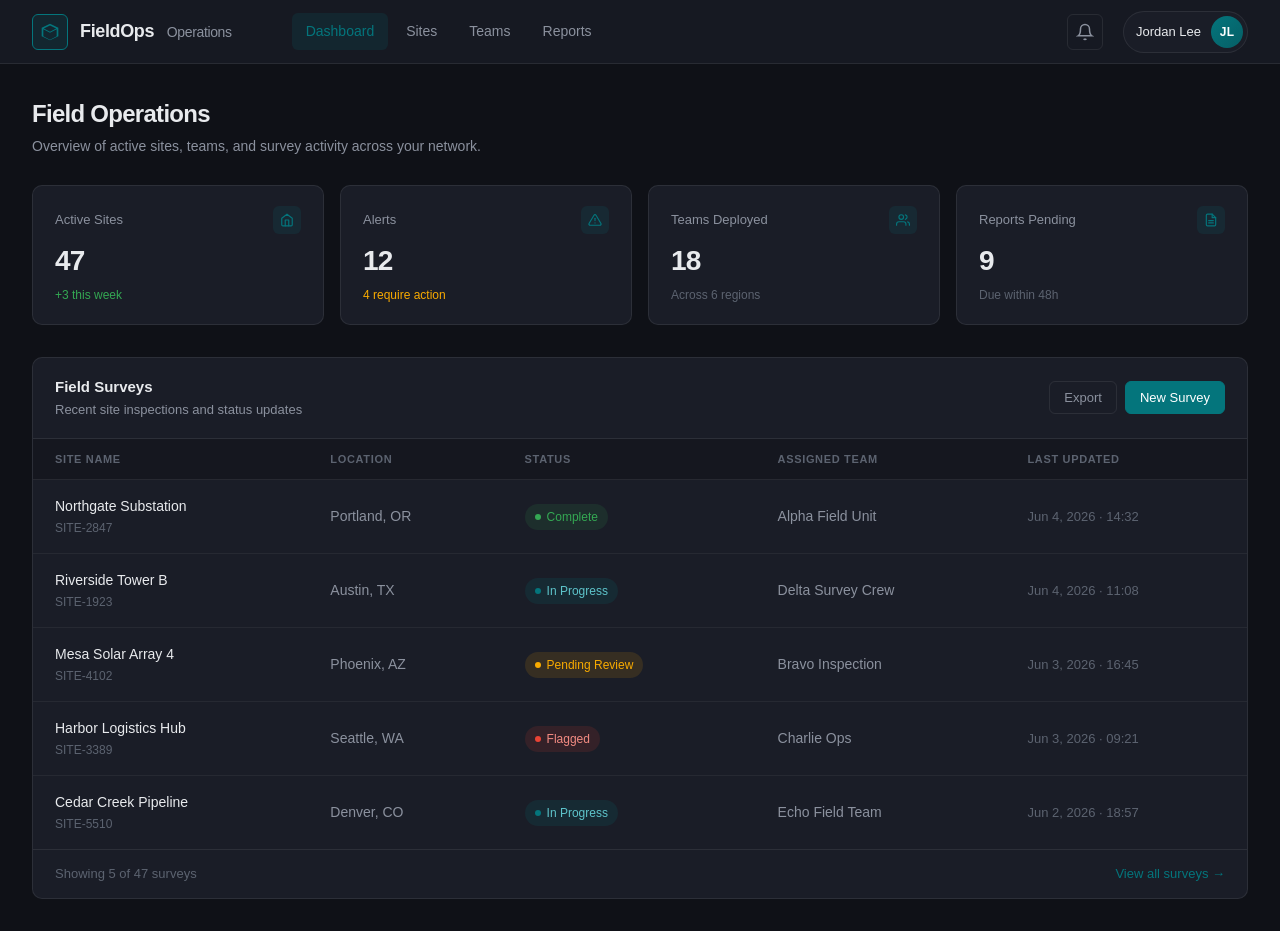
<file: index.html>
<!DOCTYPE html>
<html lang="en">
<head>
  <meta charset="UTF-8">
  <meta name="viewport" content="width=device-width, initial-scale=1.0">
  <title>FieldOps — Operations</title>
  <style>
    *, *::before, *::after {
      box-sizing: border-box;
      margin: 0;
      padding: 0;
    }

    :root {
      --bg: #0F1117;
      --bg-elevated: #161922;
      --bg-card: #1A1D27;
      --border: rgba(255, 255, 255, 0.08);
      --border-subtle: rgba(255, 255, 255, 0.05);
      --text: #E8EAED;
      --text-muted: #8B919E;
      --text-dim: #5C6370;
      --accent: #04757C;
      --accent-hover: #058a92;
      --accent-muted: rgba(4, 117, 124, 0.15);
      --accent-glow: rgba(4, 117, 124, 0.25);
      --success: #34A853;
      --warning: #F9AB00;
      --danger: #EA4335;
      --radius: 10px;
      --radius-sm: 6px;
      --font: -apple-system, BlinkMacSystemFont, "Segoe UI", Roboto, "Helvetica Neue", Arial, sans-serif;
    }

    body {
      font-family: var(--font);
      background: var(--bg);
      color: var(--text);
      line-height: 1.5;
      min-height: 100vh;
      -webkit-font-smoothing: antialiased;
    }

    /* Top navigation */
    .topnav {
      display: flex;
      align-items: center;
      justify-content: space-between;
      padding: 0 32px;
      height: 64px;
      background: var(--bg-elevated);
      border-bottom: 1px solid var(--border);
      position: sticky;
      top: 0;
      z-index: 100;
    }

    .topnav__brand {
      display: flex;
      align-items: center;
      gap: 12px;
    }

    .topnav__logo {
      width: 36px;
      height: 36px;
      background: var(--accent-muted);
      border: 1px solid var(--accent);
      border-radius: var(--radius-sm);
      display: flex;
      align-items: center;
      justify-content: center;
    }

    .topnav__logo svg {
      width: 20px;
      height: 20px;
      fill: var(--accent);
    }

    .topnav__title {
      font-size: 1.125rem;
      font-weight: 600;
      letter-spacing: -0.02em;
    }

    .topnav__title span {
      color: var(--text-muted);
      font-weight: 400;
      font-size: 0.875rem;
      margin-left: 8px;
    }

    .topnav__nav {
      display: flex;
      gap: 4px;
      margin-left: 48px;
    }

    .topnav__link {
      padding: 8px 14px;
      font-size: 0.875rem;
      color: var(--text-muted);
      text-decoration: none;
      border-radius: var(--radius-sm);
      transition: color 0.15s, background 0.15s;
    }

    .topnav__link:hover {
      color: var(--text);
      background: rgba(255, 255, 255, 0.04);
    }

    .topnav__link--active {
      color: var(--accent);
      background: var(--accent-muted);
    }

    .topnav__right {
      display: flex;
      align-items: center;
      gap: 20px;
    }

    .topnav__icon-btn {
      width: 36px;
      height: 36px;
      border: 1px solid var(--border);
      border-radius: var(--radius-sm);
      background: transparent;
      color: var(--text-muted);
      cursor: pointer;
      display: flex;
      align-items: center;
      justify-content: center;
      transition: border-color 0.15s, color 0.15s;
    }

    .topnav__icon-btn:hover {
      border-color: var(--border);
      color: var(--text);
      background: rgba(255, 255, 255, 0.03);
    }

    .topnav__user {
      display: flex;
      align-items: center;
      gap: 10px;
      padding: 4px 4px 4px 12px;
      border: 1px solid var(--border);
      border-radius: 999px;
      background: var(--bg-card);
      cursor: pointer;
      transition: border-color 0.15s;
    }

    .topnav__user:hover {
      border-color: rgba(255, 255, 255, 0.12);
    }

    .topnav__user-name {
      font-size: 0.8125rem;
      font-weight: 500;
      color: var(--text);
    }

    .topnav__avatar {
      width: 32px;
      height: 32px;
      border-radius: 50%;
      background: linear-gradient(135deg, var(--accent) 0%, #065f66 100%);
      display: flex;
      align-items: center;
      justify-content: center;
      font-size: 0.75rem;
      font-weight: 600;
      color: #fff;
      letter-spacing: 0.02em;
    }

    /* Main layout */
    .main {
      max-width: 1280px;
      margin: 0 auto;
      padding: 32px;
    }

    .page-header {
      margin-bottom: 28px;
    }

    .page-header h1 {
      font-size: 1.5rem;
      font-weight: 600;
      letter-spacing: -0.03em;
      margin-bottom: 4px;
    }

    .page-header p {
      font-size: 0.875rem;
      color: var(--text-muted);
    }

    /* Stats row */
    .stats {
      display: grid;
      grid-template-columns: repeat(4, 1fr);
      gap: 16px;
      margin-bottom: 32px;
    }

    .stat-card {
      background: var(--bg-card);
      border: 1px solid var(--border);
      border-radius: var(--radius);
      padding: 20px 22px;
      transition: border-color 0.2s, box-shadow 0.2s;
    }

    .stat-card:hover {
      border-color: rgba(4, 117, 124, 0.35);
      box-shadow: 0 0 0 1px var(--accent-glow);
    }

    .stat-card__label {
      font-size: 0.8125rem;
      color: var(--text-muted);
      font-weight: 500;
      margin-bottom: 10px;
      display: flex;
      align-items: center;
      justify-content: space-between;
    }

    .stat-card__icon {
      width: 28px;
      height: 28px;
      border-radius: var(--radius-sm);
      background: var(--accent-muted);
      display: flex;
      align-items: center;
      justify-content: center;
    }

    .stat-card__icon svg {
      width: 14px;
      height: 14px;
      stroke: var(--accent);
      fill: none;
      stroke-width: 2;
      stroke-linecap: round;
      stroke-linejoin: round;
    }

    .stat-card__value {
      font-size: 1.75rem;
      font-weight: 600;
      letter-spacing: -0.03em;
      line-height: 1.2;
    }

    .stat-card__delta {
      font-size: 0.75rem;
      margin-top: 8px;
      color: var(--text-dim);
    }

    .stat-card__delta--up {
      color: var(--success);
    }

    .stat-card__delta--warn {
      color: var(--warning);
    }

    /* Table section */
    .panel {
      background: var(--bg-card);
      border: 1px solid var(--border);
      border-radius: var(--radius);
      overflow: hidden;
    }

    .panel__header {
      display: flex;
      align-items: center;
      justify-content: space-between;
      padding: 18px 22px;
      border-bottom: 1px solid var(--border);
    }

    .panel__title {
      font-size: 0.9375rem;
      font-weight: 600;
    }

    .panel__subtitle {
      font-size: 0.8125rem;
      color: var(--text-muted);
      margin-top: 2px;
    }

    .panel__actions {
      display: flex;
      gap: 8px;
    }

    .btn {
      font-family: inherit;
      font-size: 0.8125rem;
      font-weight: 500;
      padding: 8px 14px;
      border-radius: var(--radius-sm);
      cursor: pointer;
      transition: background 0.15s, border-color 0.15s, color 0.15s;
    }

    .btn--ghost {
      background: transparent;
      border: 1px solid var(--border);
      color: var(--text-muted);
    }

    .btn--ghost:hover {
      border-color: rgba(255, 255, 255, 0.15);
      color: var(--text);
    }

    .btn--primary {
      background: var(--accent);
      border: 1px solid var(--accent);
      color: #fff;
    }

    .btn--primary:hover {
      background: var(--accent-hover);
      border-color: var(--accent-hover);
    }

    .table-wrap {
      overflow-x: auto;
    }

    table {
      width: 100%;
      border-collapse: collapse;
      font-size: 0.875rem;
    }

    thead th {
      text-align: left;
      padding: 12px 22px;
      font-size: 0.6875rem;
      font-weight: 600;
      text-transform: uppercase;
      letter-spacing: 0.06em;
      color: var(--text-dim);
      background: rgba(0, 0, 0, 0.2);
      border-bottom: 1px solid var(--border);
    }

    tbody td {
      padding: 16px 22px;
      border-bottom: 1px solid var(--border-subtle);
      color: var(--text);
      vertical-align: middle;
    }

    tbody tr:last-child td {
      border-bottom: none;
    }

    tbody tr:hover td {
      background: rgba(4, 117, 124, 0.04);
    }

    .site-name {
      font-weight: 500;
    }

    .site-id {
      font-size: 0.75rem;
      color: var(--text-dim);
      margin-top: 2px;
    }

    .location {
      color: var(--text-muted);
    }

    .badge {
      display: inline-flex;
      align-items: center;
      gap: 6px;
      padding: 4px 10px;
      border-radius: 999px;
      font-size: 0.75rem;
      font-weight: 500;
    }

    .badge::before {
      content: "";
      width: 6px;
      height: 6px;
      border-radius: 50%;
    }

    .badge--complete {
      background: rgba(52, 168, 83, 0.12);
      color: var(--success);
    }

    .badge--complete::before {
      background: var(--success);
    }

    .badge--progress {
      background: var(--accent-muted);
      color: #5ec4cb;
    }

    .badge--progress::before {
      background: var(--accent);
    }

    .badge--pending {
      background: rgba(249, 171, 0, 0.12);
      color: var(--warning);
    }

    .badge--pending::before {
      background: var(--warning);
    }

    .badge--review {
      background: rgba(234, 67, 53, 0.12);
      color: #f28b82;
    }

    .badge--review::before {
      background: var(--danger);
    }

    .team {
      color: var(--text-muted);
    }

    .updated {
      color: var(--text-dim);
      font-size: 0.8125rem;
      font-variant-numeric: tabular-nums;
    }

    .panel__footer {
      padding: 14px 22px;
      border-top: 1px solid var(--border);
      font-size: 0.8125rem;
      color: var(--text-dim);
      display: flex;
      justify-content: space-between;
      align-items: center;
    }

    .panel__footer a {
      color: var(--accent);
      text-decoration: none;
      font-weight: 500;
    }

    .panel__footer a:hover {
      text-decoration: underline;
    }

    @media (max-width: 1024px) {
      .stats {
        grid-template-columns: repeat(2, 1fr);
      }

      .topnav__nav {
        display: none;
      }
    }

    @media (max-width: 640px) {
      .topnav {
        padding: 0 16px;
      }

      .main {
        padding: 20px 16px;
      }

      .stats {
        grid-template-columns: 1fr;
      }

      .topnav__user-name {
        display: none;
      }
    }

    /* Multi-page views */
    .page {
      display: none;
    }

    .page--active {
      display: block;
    }

    .toolbar {
      display: flex;
      flex-wrap: wrap;
      gap: 12px;
      margin-bottom: 20px;
      align-items: center;
    }

    .toolbar__search {
      flex: 1;
      min-width: 200px;
      max-width: 360px;
      position: relative;
    }

    .toolbar__search svg {
      position: absolute;
      left: 12px;
      top: 50%;
      transform: translateY(-50%);
      width: 16px;
      height: 16px;
      stroke: var(--text-dim);
      fill: none;
      stroke-width: 2;
      pointer-events: none;
    }

    .input,
    .select {
      font-family: inherit;
      font-size: 0.875rem;
      color: var(--text);
      background: var(--bg-card);
      border: 1px solid var(--border);
      border-radius: var(--radius-sm);
      padding: 10px 14px;
      width: 100%;
      transition: border-color 0.15s;
    }

    .toolbar__search .input {
      padding-left: 38px;
    }

    .input:focus,
    .select:focus {
      outline: none;
      border-color: var(--accent);
      box-shadow: 0 0 0 2px var(--accent-glow);
    }

    .input::placeholder {
      color: var(--text-dim);
    }

    .toolbar__filter {
      min-width: 160px;
    }

    .toolbar__count {
      font-size: 0.8125rem;
      color: var(--text-dim);
      margin-left: auto;
    }

    .badge--active {
      background: rgba(52, 168, 83, 0.12);
      color: var(--success);
    }

    .badge--active::before {
      background: var(--success);
    }

    .badge--flagged {
      background: rgba(234, 67, 53, 0.12);
      color: #f28b82;
    }

    .badge--flagged::before {
      background: var(--danger);
    }

    .badge--maintenance {
      background: rgba(139, 145, 158, 0.15);
      color: var(--text-muted);
    }

    .badge--maintenance::before {
      background: var(--text-muted);
    }

    .risk {
      font-size: 0.8125rem;
      font-weight: 500;
    }

    .risk--low { color: var(--success); }
    .risk--medium { color: var(--warning); }
    .risk--high { color: #f28b82; }

    .type-tag {
      font-size: 0.8125rem;
      color: var(--text-muted);
    }

    .empty-row td {
      text-align: center;
      color: var(--text-dim);
      padding: 32px 22px;
    }

    /* Teams grid */
    .teams-grid {
      display: grid;
      grid-template-columns: repeat(3, 1fr);
      gap: 16px;
    }

    .team-card {
      background: var(--bg-card);
      border: 1px solid var(--border);
      border-radius: var(--radius);
      padding: 22px;
      transition: border-color 0.2s, box-shadow 0.2s;
    }

    .team-card:hover {
      border-color: rgba(4, 117, 124, 0.35);
      box-shadow: 0 0 0 1px var(--accent-glow);
    }

    .team-card__header {
      display: flex;
      align-items: flex-start;
      justify-content: space-between;
      gap: 12px;
      margin-bottom: 18px;
    }

    .team-card__name {
      font-size: 1rem;
      font-weight: 600;
      letter-spacing: -0.02em;
    }

    .team-card__lead {
      font-size: 0.8125rem;
      color: var(--text-muted);
      margin-top: 4px;
    }

    .team-card__lead strong {
      color: var(--text);
      font-weight: 500;
    }

    .team-card__stats {
      display: grid;
      grid-template-columns: 1fr 1fr;
      gap: 12px;
      padding-top: 16px;
      border-top: 1px solid var(--border-subtle);
    }

    .team-card__stat-label {
      font-size: 0.6875rem;
      text-transform: uppercase;
      letter-spacing: 0.05em;
      color: var(--text-dim);
      margin-bottom: 4px;
    }

    .team-card__stat-value {
      font-size: 1.25rem;
      font-weight: 600;
      letter-spacing: -0.02em;
    }

    .badge--standby {
      background: rgba(139, 145, 158, 0.15);
      color: var(--text-muted);
    }

    .badge--standby::before {
      background: var(--text-muted);
    }

    .badge--assignment {
      background: rgba(249, 171, 0, 0.12);
      color: var(--warning);
    }

    .badge--assignment::before {
      background: var(--warning);
    }

    /* Reports list */
    .reports-list {
      background: var(--bg-card);
      border: 1px solid var(--border);
      border-radius: var(--radius);
      overflow: hidden;
    }

    .report-item {
      display: flex;
      align-items: center;
      gap: 20px;
      padding: 18px 22px;
      border-bottom: 1px solid var(--border-subtle);
      transition: background 0.15s;
    }

    .report-item:last-child {
      border-bottom: none;
    }

    .report-item:hover {
      background: rgba(4, 117, 124, 0.04);
    }

    .report-item__icon {
      width: 40px;
      height: 40px;
      flex-shrink: 0;
      border-radius: var(--radius-sm);
      background: var(--accent-muted);
      display: flex;
      align-items: center;
      justify-content: center;
    }

    .report-item__icon svg {
      width: 18px;
      height: 18px;
      stroke: var(--accent);
      fill: none;
      stroke-width: 2;
    }

    .report-item__body {
      flex: 1;
      min-width: 0;
    }

    .report-item__title {
      font-size: 0.9375rem;
      font-weight: 500;
      margin-bottom: 4px;
    }

    .report-item__meta {
      font-size: 0.8125rem;
      color: var(--text-muted);
      display: flex;
      flex-wrap: wrap;
      gap: 8px 16px;
    }

    .report-item__meta span::before {
      content: "·";
      margin-right: 8px;
      color: var(--text-dim);
    }

    .report-item__meta span:first-child::before {
      content: none;
      margin: 0;
    }

    .report-type {
      display: inline-block;
      font-size: 0.6875rem;
      font-weight: 600;
      text-transform: uppercase;
      letter-spacing: 0.04em;
      padding: 3px 8px;
      border-radius: 4px;
      background: var(--accent-muted);
      color: #5ec4cb;
      margin-right: 8px;
    }

    .btn--sm {
      padding: 6px 12px;
      font-size: 0.75rem;
      flex-shrink: 0;
    }

    @media (max-width: 1024px) {
      .teams-grid {
        grid-template-columns: repeat(2, 1fr);
      }
    }

    @media (max-width: 640px) {
      .teams-grid {
        grid-template-columns: 1fr;
      }

      .report-item {
        flex-wrap: wrap;
      }

      .toolbar__count {
        width: 100%;
        margin-left: 0;
      }
    }
  </style>
</head>
<body>
  <header class="topnav">
    <div class="topnav__brand">
      <div class="topnav__logo" aria-hidden="true">
        <svg viewBox="0 0 24 24" xmlns="http://www.w3.org/2000/svg">
          <path d="M12 2L2 7v10l10 5 10-5V7L12 2zm0 2.18l7.4 3.7L12 11.58 4.6 7.88 12 4.18zM4 8.82l8 4v8.36l-8-4V8.82zm16 0v8.36l-8 4v-8.36l8-4z"/>
        </svg>
      </div>
      <div class="topnav__title">
        FieldOps
        <span>Operations</span>
      </div>
      <nav class="topnav__nav" aria-label="Main">
        <a href="#dashboard" class="topnav__link topnav__link--active" data-page="dashboard">Dashboard</a>
        <a href="#sites" class="topnav__link" data-page="sites">Sites</a>
        <a href="#teams" class="topnav__link" data-page="teams">Teams</a>
        <a href="#reports" class="topnav__link" data-page="reports">Reports</a>
      </nav>
    </div>
    <div class="topnav__right">
      <button type="button" class="topnav__icon-btn" aria-label="Notifications">
        <svg width="18" height="18" viewBox="0 0 24 24" fill="none" stroke="currentColor" stroke-width="2">
          <path d="M18 8A6 6 0 0 0 6 8c0 7-3 9-3 9h18s-3-2-3-9"/>
          <path d="M13.73 21a2 2 0 0 1-3.46 0"/>
        </svg>
      </button>
      <div class="topnav__user">
        <span class="topnav__user-name">Jordan Lee</span>
        <div class="topnav__avatar" aria-hidden="true">JL</div>
      </div>
    </div>
  </header>

  <main class="main">
    <section id="page-dashboard" class="page page--active" data-page="dashboard" aria-label="Dashboard">
    <div class="page-header">
      <h1>Field Operations</h1>
      <p>Overview of active sites, teams, and survey activity across your network.</p>
    </div>

    <section class="stats" aria-label="Summary statistics">
      <article class="stat-card">
        <div class="stat-card__label">
          Active Sites
          <span class="stat-card__icon" aria-hidden="true">
            <svg viewBox="0 0 24 24"><path d="M3 9l9-7 9 7v11a2 2 0 0 1-2 2H5a2 2 0 0 1-2-2z"/><polyline points="9 22 9 12 15 12 15 22"/></svg>
          </span>
        </div>
        <div class="stat-card__value">47</div>
        <div class="stat-card__delta stat-card__delta--up">+3 this week</div>
      </article>

      <article class="stat-card">
        <div class="stat-card__label">
          Alerts
          <span class="stat-card__icon" aria-hidden="true">
            <svg viewBox="0 0 24 24"><path d="M10.29 3.86L1.82 18a2 2 0 0 0 1.71 3h16.94a2 2 0 0 0 1.71-3L13.71 3.86a2 2 0 0 0-3.42 0z"/><line x1="12" y1="9" x2="12" y2="13"/><line x1="12" y1="17" x2="12.01" y2="17"/></svg>
          </span>
        </div>
        <div class="stat-card__value">12</div>
        <div class="stat-card__delta stat-card__delta--warn">4 require action</div>
      </article>

      <article class="stat-card">
        <div class="stat-card__label">
          Teams Deployed
          <span class="stat-card__icon" aria-hidden="true">
            <svg viewBox="0 0 24 24"><path d="M17 21v-2a4 4 0 0 0-4-4H5a4 4 0 0 0-4 4v2"/><circle cx="9" cy="7" r="4"/><path d="M23 21v-2a4 4 0 0 0-3-3.87"/><path d="M16 3.13a4 4 0 0 1 0 7.75"/></svg>
          </span>
        </div>
        <div class="stat-card__value">18</div>
        <div class="stat-card__delta">Across 6 regions</div>
      </article>

      <article class="stat-card">
        <div class="stat-card__label">
          Reports Pending
          <span class="stat-card__icon" aria-hidden="true">
            <svg viewBox="0 0 24 24"><path d="M14 2H6a2 2 0 0 0-2 2v16a2 2 0 0 0 2 2h12a2 2 0 0 0 2-2V8z"/><polyline points="14 2 14 8 20 8"/><line x1="16" y1="13" x2="8" y2="13"/><line x1="16" y1="17" x2="8" y2="17"/></svg>
          </span>
        </div>
        <div class="stat-card__value">9</div>
        <div class="stat-card__delta">Due within 48h</div>
      </article>
    </section>

    <section class="panel" aria-labelledby="surveys-heading">
      <div class="panel__header">
        <div>
          <h2 class="panel__title" id="surveys-heading">Field Surveys</h2>
          <p class="panel__subtitle">Recent site inspections and status updates</p>
        </div>
        <div class="panel__actions">
          <button type="button" class="btn btn--ghost">Export</button>
          <button type="button" class="btn btn--primary">New Survey</button>
        </div>
      </div>

      <div class="table-wrap">
        <table>
          <thead>
            <tr>
              <th>Site Name</th>
              <th>Location</th>
              <th>Status</th>
              <th>Assigned Team</th>
              <th>Last Updated</th>
            </tr>
          </thead>
          <tbody>
            <tr>
              <td>
                <div class="site-name">Northgate Substation</div>
                <div class="site-id">SITE-2847</div>
              </td>
              <td class="location">Portland, OR</td>
              <td><span class="badge badge--complete">Complete</span></td>
              <td class="team">Alpha Field Unit</td>
              <td class="updated">Jun 4, 2026 · 14:32</td>
            </tr>
            <tr>
              <td>
                <div class="site-name">Riverside Tower B</div>
                <div class="site-id">SITE-1923</div>
              </td>
              <td class="location">Austin, TX</td>
              <td><span class="badge badge--progress">In Progress</span></td>
              <td class="team">Delta Survey Crew</td>
              <td class="updated">Jun 4, 2026 · 11:08</td>
            </tr>
            <tr>
              <td>
                <div class="site-name">Mesa Solar Array 4</div>
                <div class="site-id">SITE-4102</div>
              </td>
              <td class="location">Phoenix, AZ</td>
              <td><span class="badge badge--pending">Pending Review</span></td>
              <td class="team">Bravo Inspection</td>
              <td class="updated">Jun 3, 2026 · 16:45</td>
            </tr>
            <tr>
              <td>
                <div class="site-name">Harbor Logistics Hub</div>
                <div class="site-id">SITE-3389</div>
              </td>
              <td class="location">Seattle, WA</td>
              <td><span class="badge badge--review">Flagged</span></td>
              <td class="team">Charlie Ops</td>
              <td class="updated">Jun 3, 2026 · 09:21</td>
            </tr>
            <tr>
              <td>
                <div class="site-name">Cedar Creek Pipeline</div>
                <div class="site-id">SITE-5510</div>
              </td>
              <td class="location">Denver, CO</td>
              <td><span class="badge badge--progress">In Progress</span></td>
              <td class="team">Echo Field Team</td>
              <td class="updated">Jun 2, 2026 · 18:57</td>
            </tr>
          </tbody>
        </table>
      </div>

      <div class="panel__footer">
        <span>Showing 5 of 47 surveys</span>
        <a href="#">View all surveys →</a>
      </div>
    </section>
    </section>

    <section id="page-sites" class="page" data-page="sites" aria-label="Sites" hidden>
      <div class="page-header">
        <h1>Sites</h1>
        <p>All registered field sites across regions — search and filter by operational status.</p>
      </div>

      <div class="toolbar">
        <div class="toolbar__search">
          <svg viewBox="0 0 24 24" aria-hidden="true"><circle cx="11" cy="11" r="8"/><line x1="21" y1="21" x2="16.65" y2="16.65"/></svg>
          <input type="search" class="input" id="sites-search" placeholder="Search sites by name or region…" aria-label="Search sites">
        </div>
        <div class="toolbar__filter">
          <select class="select" id="sites-status-filter" aria-label="Filter by status">
            <option value="">All statuses</option>
            <option value="Active">Active</option>
            <option value="In Progress">In Progress</option>
            <option value="Pending Review">Pending Review</option>
            <option value="Flagged">Flagged</option>
            <option value="Maintenance">Maintenance</option>
          </select>
        </div>
        <span class="toolbar__count" id="sites-count">8 sites</span>
      </div>

      <section class="panel">
        <div class="table-wrap">
          <table id="sites-table">
            <thead>
              <tr>
                <th>Site Name</th>
                <th>Region</th>
                <th>Type</th>
                <th>Status</th>
                <th>Last Inspection</th>
                <th>Risk Level</th>
              </tr>
            </thead>
            <tbody id="sites-tbody">
              <tr data-name="Northgate Substation" data-region="Pacific Northwest" data-status="Active">
                <td><div class="site-name">Northgate Substation</div><div class="site-id">SITE-2847</div></td>
                <td class="location">Pacific Northwest</td>
                <td class="type-tag">Substation</td>
                <td><span class="badge badge--active">Active</span></td>
                <td class="updated">Jun 4, 2026</td>
                <td><span class="risk risk--low">Low</span></td>
              </tr>
              <tr data-name="Riverside Tower B" data-region="Southwest" data-status="In Progress">
                <td><div class="site-name">Riverside Tower B</div><div class="site-id">SITE-1923</div></td>
                <td class="location">Southwest</td>
                <td class="type-tag">Commercial</td>
                <td><span class="badge badge--progress">In Progress</span></td>
                <td class="updated">Jun 4, 2026</td>
                <td><span class="risk risk--medium">Medium</span></td>
              </tr>
              <tr data-name="Mesa Solar Array 4" data-region="Southwest" data-status="Pending Review">
                <td><div class="site-name">Mesa Solar Array 4</div><div class="site-id">SITE-4102</div></td>
                <td class="location">Southwest</td>
                <td class="type-tag">Solar</td>
                <td><span class="badge badge--pending">Pending Review</span></td>
                <td class="updated">Jun 3, 2026</td>
                <td><span class="risk risk--medium">Medium</span></td>
              </tr>
              <tr data-name="Harbor Logistics Hub" data-region="Pacific Northwest" data-status="Flagged">
                <td><div class="site-name">Harbor Logistics Hub</div><div class="site-id">SITE-3389</div></td>
                <td class="location">Pacific Northwest</td>
                <td class="type-tag">Logistics</td>
                <td><span class="badge badge--flagged">Flagged</span></td>
                <td class="updated">Jun 3, 2026</td>
                <td><span class="risk risk--high">High</span></td>
              </tr>
              <tr data-name="Cedar Creek Pipeline" data-region="Mountain" data-status="In Progress">
                <td><div class="site-name">Cedar Creek Pipeline</div><div class="site-id">SITE-5510</div></td>
                <td class="location">Mountain</td>
                <td class="type-tag">Pipeline</td>
                <td><span class="badge badge--progress">In Progress</span></td>
                <td class="updated">Jun 2, 2026</td>
                <td><span class="risk risk--low">Low</span></td>
              </tr>
              <tr data-name="Lakewood Wind Farm" data-region="Midwest" data-status="Active">
                <td><div class="site-name">Lakewood Wind Farm</div><div class="site-id">SITE-6201</div></td>
                <td class="location">Midwest</td>
                <td class="type-tag">Wind</td>
                <td><span class="badge badge--active">Active</span></td>
                <td class="updated">Jun 1, 2026</td>
                <td><span class="risk risk--low">Low</span></td>
              </tr>
              <tr data-name="Bayview Data Center" data-region="West Coast" data-status="Maintenance">
                <td><div class="site-name">Bayview Data Center</div><div class="site-id">SITE-7744</div></td>
                <td class="location">West Coast</td>
                <td class="type-tag">Data Center</td>
                <td><span class="badge badge--maintenance">Maintenance</span></td>
                <td class="updated">May 30, 2026</td>
                <td><span class="risk risk--medium">Medium</span></td>
              </tr>
              <tr data-name="East River Bridge" data-region="Northeast" data-status="Active">
                <td><div class="site-name">East River Bridge</div><div class="site-id">SITE-8892</div></td>
                <td class="location">Northeast</td>
                <td class="type-tag">Infrastructure</td>
                <td><span class="badge badge--active">Active</span></td>
                <td class="updated">May 28, 2026</td>
                <td><span class="risk risk--high">High</span></td>
              </tr>
            </tbody>
          </table>
        </div>
      </section>
    </section>

    <section id="page-teams" class="page" data-page="teams" aria-label="Teams" hidden>
      <div class="page-header">
        <h1>Teams</h1>
        <p>Field crews currently deployed or on standby across the network.</p>
      </div>

      <div class="teams-grid">
        <article class="team-card">
          <div class="team-card__header">
            <div>
              <h2 class="team-card__name">Alpha Field Unit</h2>
              <p class="team-card__lead">Lead: <strong>Morgan Chen</strong></p>
            </div>
            <span class="badge badge--active">Active</span>
          </div>
          <div class="team-card__stats">
            <div>
              <div class="team-card__stat-label">Members</div>
              <div class="team-card__stat-value">8</div>
            </div>
            <div>
              <div class="team-card__stat-label">Active Sites</div>
              <div class="team-card__stat-value">12</div>
            </div>
          </div>
        </article>

        <article class="team-card">
          <div class="team-card__header">
            <div>
              <h2 class="team-card__name">Delta Survey Crew</h2>
              <p class="team-card__lead">Lead: <strong>Sam Rivera</strong></p>
            </div>
            <span class="badge badge--active">Active</span>
          </div>
          <div class="team-card__stats">
            <div>
              <div class="team-card__stat-label">Members</div>
              <div class="team-card__stat-value">6</div>
            </div>
            <div>
              <div class="team-card__stat-label">Active Sites</div>
              <div class="team-card__stat-value">9</div>
            </div>
          </div>
        </article>

        <article class="team-card">
          <div class="team-card__header">
            <div>
              <h2 class="team-card__name">Bravo Inspection</h2>
              <p class="team-card__lead">Lead: <strong>Alex Kim</strong></p>
            </div>
            <span class="badge badge--assignment">On Assignment</span>
          </div>
          <div class="team-card__stats">
            <div>
              <div class="team-card__stat-label">Members</div>
              <div class="team-card__stat-value">5</div>
            </div>
            <div>
              <div class="team-card__stat-label">Active Sites</div>
              <div class="team-card__stat-value">7</div>
            </div>
          </div>
        </article>

        <article class="team-card">
          <div class="team-card__header">
            <div>
              <h2 class="team-card__name">Charlie Ops</h2>
              <p class="team-card__lead">Lead: <strong>Priya Patel</strong></p>
            </div>
            <span class="badge badge--active">Active</span>
          </div>
          <div class="team-card__stats">
            <div>
              <div class="team-card__stat-label">Members</div>
              <div class="team-card__stat-value">7</div>
            </div>
            <div>
              <div class="team-card__stat-label">Active Sites</div>
              <div class="team-card__stat-value">11</div>
            </div>
          </div>
        </article>

        <article class="team-card">
          <div class="team-card__header">
            <div>
              <h2 class="team-card__name">Echo Field Team</h2>
              <p class="team-card__lead">Lead: <strong>Chris Nolan</strong></p>
            </div>
            <span class="badge badge--standby">Standby</span>
          </div>
          <div class="team-card__stats">
            <div>
              <div class="team-card__stat-label">Members</div>
              <div class="team-card__stat-value">4</div>
            </div>
            <div>
              <div class="team-card__stat-label">Active Sites</div>
              <div class="team-card__stat-value">6</div>
            </div>
          </div>
        </article>

        <article class="team-card">
          <div class="team-card__header">
            <div>
              <h2 class="team-card__name">Foxtrot Rapid Response</h2>
              <p class="team-card__lead">Lead: <strong>Jamie Torres</strong></p>
            </div>
            <span class="badge badge--active">Active</span>
          </div>
          <div class="team-card__stats">
            <div>
              <div class="team-card__stat-label">Members</div>
              <div class="team-card__stat-value">5</div>
            </div>
            <div>
              <div class="team-card__stat-label">Active Sites</div>
              <div class="team-card__stat-value">4</div>
            </div>
          </div>
        </article>
      </div>
    </section>

    <section id="page-reports" class="page" data-page="reports" aria-label="Reports" hidden>
      <div class="page-header">
        <h1>Reports</h1>
        <p>Submitted inspection, safety, and compliance documents from the field.</p>
      </div>

      <div class="reports-list">
        <article class="report-item">
          <div class="report-item__icon" aria-hidden="true">
            <svg viewBox="0 0 24 24"><path d="M14 2H6a2 2 0 0 0-2 2v16a2 2 0 0 0 2 2h12a2 2 0 0 0 2-2V8z"/><polyline points="14 2 14 8 20 8"/></svg>
          </div>
          <div class="report-item__body">
            <div class="report-item__title"><span class="report-type">Inspection</span>Northgate Substation — Q2 Structural Review</div>
            <div class="report-item__meta">
              <span>Submitted by Morgan Chen</span>
              <span>Jun 4, 2026</span>
            </div>
          </div>
          <button type="button" class="btn btn--ghost btn--sm">Download</button>
        </article>

        <article class="report-item">
          <div class="report-item__icon" aria-hidden="true">
            <svg viewBox="0 0 24 24"><path d="M14 2H6a2 2 0 0 0-2 2v16a2 2 0 0 0 2 2h12a2 2 0 0 0 2-2V8z"/><polyline points="14 2 14 8 20 8"/></svg>
          </div>
          <div class="report-item__body">
            <div class="report-item__title"><span class="report-type">Safety</span>Riverside Tower B — Fall Protection Audit</div>
            <div class="report-item__meta">
              <span>Submitted by Sam Rivera</span>
              <span>Jun 4, 2026</span>
            </div>
          </div>
          <button type="button" class="btn btn--ghost btn--sm">Download</button>
        </article>

        <article class="report-item">
          <div class="report-item__icon" aria-hidden="true">
            <svg viewBox="0 0 24 24"><path d="M14 2H6a2 2 0 0 0-2 2v16a2 2 0 0 0 2 2h12a2 2 0 0 0 2-2V8z"/><polyline points="14 2 14 8 20 8"/></svg>
          </div>
          <div class="report-item__body">
            <div class="report-item__title"><span class="report-type">Environmental</span>Mesa Solar Array 4 — Vegetation Clearance</div>
            <div class="report-item__meta">
              <span>Submitted by Alex Kim</span>
              <span>Jun 3, 2026</span>
            </div>
          </div>
          <button type="button" class="btn btn--ghost btn--sm">Download</button>
        </article>

        <article class="report-item">
          <div class="report-item__icon" aria-hidden="true">
            <svg viewBox="0 0 24 24"><path d="M14 2H6a2 2 0 0 0-2 2v16a2 2 0 0 0 2 2h12a2 2 0 0 0 2-2V8z"/><polyline points="14 2 14 8 20 8"/></svg>
          </div>
          <div class="report-item__body">
            <div class="report-item__title"><span class="report-type">Incident</span>Harbor Logistics Hub — Loading Dock Incident</div>
            <div class="report-item__meta">
              <span>Submitted by Priya Patel</span>
              <span>Jun 3, 2026</span>
            </div>
          </div>
          <button type="button" class="btn btn--ghost btn--sm">Download</button>
        </article>

        <article class="report-item">
          <div class="report-item__icon" aria-hidden="true">
            <svg viewBox="0 0 24 24"><path d="M14 2H6a2 2 0 0 0-2 2v16a2 2 0 0 0 2 2h12a2 2 0 0 0 2-2V8z"/><polyline points="14 2 14 8 20 8"/></svg>
          </div>
          <div class="report-item__body">
            <div class="report-item__title"><span class="report-type">Inspection</span>Cedar Creek Pipeline — Corrosion Assessment</div>
            <div class="report-item__meta">
              <span>Submitted by Chris Nolan</span>
              <span>Jun 2, 2026</span>
            </div>
          </div>
          <button type="button" class="btn btn--ghost btn--sm">Download</button>
        </article>

        <article class="report-item">
          <div class="report-item__icon" aria-hidden="true">
            <svg viewBox="0 0 24 24"><path d="M14 2H6a2 2 0 0 0-2 2v16a2 2 0 0 0 2 2h12a2 2 0 0 0 2-2V8z"/><polyline points="14 2 14 8 20 8"/></svg>
          </div>
          <div class="report-item__body">
            <div class="report-item__title"><span class="report-type">Compliance</span>Lakewood Wind Farm — OSHA Walkthrough</div>
            <div class="report-item__meta">
              <span>Submitted by Jamie Torres</span>
              <span>Jun 1, 2026</span>
            </div>
          </div>
          <button type="button" class="btn btn--ghost btn--sm">Download</button>
        </article>

        <article class="report-item">
          <div class="report-item__icon" aria-hidden="true">
            <svg viewBox="0 0 24 24"><path d="M14 2H6a2 2 0 0 0-2 2v16a2 2 0 0 0 2 2h12a2 2 0 0 0 2-2V8z"/><polyline points="14 2 14 8 20 8"/></svg>
          </div>
          <div class="report-item__body">
            <div class="report-item__title"><span class="report-type">Inspection</span>Bayview Data Center — Cooling System Check</div>
            <div class="report-item__meta">
              <span>Submitted by Morgan Chen</span>
              <span>May 30, 2026</span>
            </div>
          </div>
          <button type="button" class="btn btn--ghost btn--sm">Download</button>
        </article>

        <article class="report-item">
          <div class="report-item__icon" aria-hidden="true">
            <svg viewBox="0 0 24 24"><path d="M14 2H6a2 2 0 0 0-2 2v16a2 2 0 0 0 2 2h12a2 2 0 0 0 2-2V8z"/><polyline points="14 2 14 8 20 8"/></svg>
          </div>
          <div class="report-item__body">
            <div class="report-item__title"><span class="report-type">Safety</span>East River Bridge — Load Capacity Verification</div>
            <div class="report-item__meta">
              <span>Submitted by Sam Rivera</span>
              <span>May 28, 2026</span>
            </div>
          </div>
          <button type="button" class="btn btn--ghost btn--sm">Download</button>
        </article>

        <article class="report-item">
          <div class="report-item__icon" aria-hidden="true">
            <svg viewBox="0 0 24 24"><path d="M14 2H6a2 2 0 0 0-2 2v16a2 2 0 0 0 2 2h12a2 2 0 0 0 2-2V8z"/><polyline points="14 2 14 8 20 8"/></svg>
          </div>
          <div class="report-item__body">
            <div class="report-item__title"><span class="report-type">Environmental</span>Harbor Logistics Hub — Stormwater Sampling</div>
            <div class="report-item__meta">
              <span>Submitted by Alex Kim</span>
              <span>May 27, 2026</span>
            </div>
          </div>
          <button type="button" class="btn btn--ghost btn--sm">Download</button>
        </article>

        <article class="report-item">
          <div class="report-item__icon" aria-hidden="true">
            <svg viewBox="0 0 24 24"><path d="M14 2H6a2 2 0 0 0-2 2v16a2 2 0 0 0 2 2h12a2 2 0 0 0 2-2V8z"/><polyline points="14 2 14 8 20 8"/></svg>
          </div>
          <div class="report-item__body">
            <div class="report-item__title"><span class="report-type">Compliance</span>Network-Wide — Q2 Equipment Inventory</div>
            <div class="report-item__meta">
              <span>Submitted by Priya Patel</span>
              <span>May 25, 2026</span>
            </div>
          </div>
          <button type="button" class="btn btn--ghost btn--sm">Download</button>
        </article>
      </div>
    </section>
  </main>

  <script>
    (function () {
      var pages = document.querySelectorAll('.page');
      var navLinks = document.querySelectorAll('.topnav__link[data-page]');
      var pageTitles = {
        dashboard: 'FieldOps — Dashboard',
        sites: 'FieldOps — Sites',
        teams: 'FieldOps — Teams',
        reports: 'FieldOps — Reports'
      };

      function showPage(pageId) {
        pages.forEach(function (page) {
          var isActive = page.dataset.page === pageId;
          page.classList.toggle('page--active', isActive);
          page.hidden = !isActive;
        });

        navLinks.forEach(function (link) {
          link.classList.toggle('topnav__link--active', link.dataset.page === pageId);
        });

        document.title = pageTitles[pageId] || 'FieldOps';
        if (history.replaceState) {
          history.replaceState(null, '', '#' + pageId);
        }
      }

      navLinks.forEach(function (link) {
        link.addEventListener('click', function (e) {
          e.preventDefault();
          showPage(link.dataset.page);
        });
      });

      var hash = window.location.hash.slice(1);
      if (hash && pageTitles[hash]) {
        showPage(hash);
      }

      window.addEventListener('hashchange', function () {
        var id = window.location.hash.slice(1);
        if (pageTitles[id]) showPage(id);
      });

      var sitesSearch = document.getElementById('sites-search');
      var sitesFilter = document.getElementById('sites-status-filter');
      var sitesTbody = document.getElementById('sites-tbody');
      var sitesCount = document.getElementById('sites-count');
      var siteRows = sitesTbody ? Array.prototype.slice.call(sitesTbody.querySelectorAll('tr')) : [];

      function filterSites() {
        var query = (sitesSearch.value || '').trim().toLowerCase();
        var status = sitesFilter.value;
        var visible = 0;

        siteRows.forEach(function (row) {
          var name = (row.dataset.name || '').toLowerCase();
          var region = (row.dataset.region || '').toLowerCase();
          var rowStatus = row.dataset.status || '';
          var matchesSearch = !query || name.indexOf(query) !== -1 || region.indexOf(query) !== -1;
          var matchesStatus = !status || rowStatus === status;
          var show = matchesSearch && matchesStatus;
          row.style.display = show ? '' : 'none';
          if (show) visible += 1;
        });

        sitesCount.textContent = visible === 1 ? '1 site' : visible + ' sites';

        var empty = sitesTbody.querySelector('.empty-row');
        if (visible === 0) {
          if (!empty) {
            empty = document.createElement('tr');
            empty.className = 'empty-row';
            empty.innerHTML = '<td colspan="6">No sites match your search or filter.</td>';
            sitesTbody.appendChild(empty);
          }
        } else if (empty) {
          empty.remove();
        }
      }

      if (sitesSearch) {
        sitesSearch.addEventListener('input', filterSites);
        sitesFilter.addEventListener('change', filterSites);
      }
    })();
  </script>
</body>
</html>
</file>
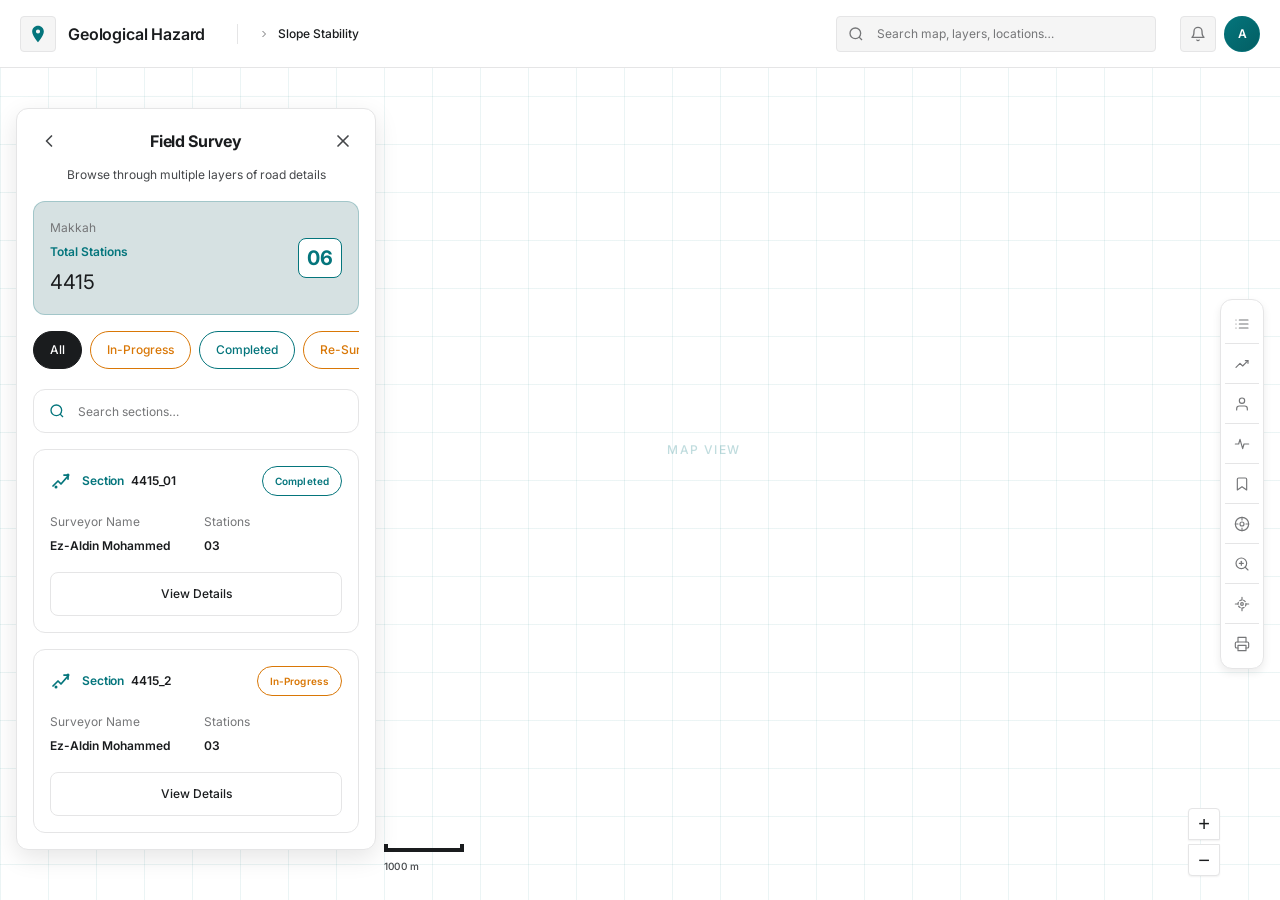
<file: geohazard.html>
<!DOCTYPE html>
<html lang="en">
<head>
  <meta charset="UTF-8">
  <meta name="viewport" content="width=device-width, initial-scale=1.0">
  <title>GeoHazard — Slope Stability</title>
  <link rel="stylesheet" href="tokens.css">
  <link rel="preconnect" href="https://fonts.googleapis.com">
  <link rel="preconnect" href="https://fonts.gstatic.com" crossorigin>
  <link href="https://fonts.googleapis.com/css2?family=Inter:wght@400;500;600;700&display=swap" rel="stylesheet">
  <style>
    *, *::before, *::after {
      box-sizing: border-box;
      margin: 0;
      padding: 0;
    }

    html, body {
      height: 100%;
      overflow: hidden;
    }

    body {
      font-family: var(--font-family-base);
      font-size: var(--font-size-body-md);
      line-height: var(--line-height-body-md);
      background: var(--color-surface-default);
      color: var(--color-text-primary);
      -webkit-font-smoothing: antialiased;
    }

    .app {
      position: relative;
      width: 100vw;
      height: 100vh;
      overflow: hidden;
    }

    /* Map */
    .map {
      position: absolute;
      inset: 0;
      background: var(--color-surface-default);
      z-index: 0;
    }

    .map__grid {
      position: absolute;
      inset: 0;
      background-image:
        linear-gradient(color-mix(in srgb, var(--color-teal-500) 8%, transparent) 1px, transparent 1px),
        linear-gradient(90deg, color-mix(in srgb, var(--color-teal-500) 8%, transparent) 1px, transparent 1px);
      background-size: var(--space-12) var(--space-12);
      pointer-events: none;
    }

    .map__label {
      position: absolute;
      top: 50%;
      left: 55%;
      transform: translate(-50%, -50%);
      font-size: var(--font-size-label);
      font-weight: var(--font-weight-medium);
      line-height: var(--line-height-body-sm);
      letter-spacing: 0.12em;
      text-transform: uppercase;
      color: color-mix(in srgb, var(--color-teal-500) 25%, transparent);
      pointer-events: none;
      user-select: none;
    }

    /* Top navigation */
    .topnav {
      position: fixed;
      top: 0;
      left: 0;
      right: 0;
      width: 100%;
      height: calc(var(--space-16) + var(--space-1));
      display: flex;
      align-items: center;
      padding: 0 var(--space-5);
      background: var(--color-surface-default);
      border-bottom: 1px solid var(--color-border-default);
      z-index: 50;
    }

    .topnav__left {
      display: flex;
      align-items: center;
      gap: var(--space-3);
      flex-shrink: 0;
    }

    .topnav__logo {
      width: calc(var(--space-8) + var(--space-1));
      height: calc(var(--space-8) + var(--space-1));
      border-radius: var(--radius-xs);
      background: var(--color-surface-raised);
      border: 1px solid var(--color-border-default);
      display: flex;
      align-items: center;
      justify-content: center;
    }

    .topnav__logo svg {
      width: var(--space-5);
      height: var(--space-5);
      fill: var(--color-icon-brand);
    }

    .topnav__brand {
      font-size: var(--font-size-body-md);
      font-weight: var(--font-weight-semibold);
      line-height: var(--line-height-body-md);
      letter-spacing: -0.01em;
    }

    .topnav__breadcrumb {
      display: flex;
      align-items: center;
      gap: var(--space-2);
      margin-left: var(--space-5);
      padding-left: var(--space-5);
      border-left: 1px solid var(--color-border-default);
      font-size: var(--font-size-body-sm);
      line-height: var(--line-height-body-sm);
      color: var(--color-text-secondary);
    }

    .topnav__breadcrumb svg {
      width: var(--space-3);
      height: var(--space-3);
      stroke: var(--color-icon-subtle);
      fill: none;
      stroke-width: 2;
    }

    .topnav__breadcrumb strong {
      color: var(--color-text-primary);
      font-weight: var(--font-weight-medium);
    }

    .topnav__search-wrap {
      flex: 1;
      display: flex;
      justify-content: flex-end;
      padding: 0 var(--space-6);
      max-width: calc(var(--space-12) * 10);
      margin-left: auto;
    }

    .topnav__search {
      position: relative;
      width: 100%;
      max-width: calc(var(--space-10) * 8);
    }

    .topnav__search svg {
      position: absolute;
      left: var(--space-3);
      top: 50%;
      transform: translateY(-50%);
      width: var(--space-4);
      height: var(--space-4);
      stroke: var(--color-icon-subtle);
      fill: none;
      stroke-width: 2;
      pointer-events: none;
    }

    .topnav__search input {
      width: 100%;
      height: calc(var(--space-8) + var(--space-1));
      padding: 0 var(--space-3) 0 calc(var(--space-8) + var(--space-2));
      font-family: inherit;
      font-size: var(--font-size-body-sm);
      line-height: var(--line-height-body-sm);
      color: var(--color-text-primary);
      background: var(--color-surface-raised);
      border: 1px solid var(--color-border-default);
      border-radius: var(--radius-xs);
      outline: none;
      transition: border-color 0.15s;
    }

    .topnav__search input::placeholder {
      color: var(--color-text-tertiary);
    }

    .topnav__search input:focus {
      border-color: var(--color-border-brand);
    }

    .topnav__right {
      display: flex;
      align-items: center;
      gap: var(--space-2);
      flex-shrink: 0;
    }

    .icon-btn {
      width: calc(var(--space-8) + var(--space-1));
      height: calc(var(--space-8) + var(--space-1));
      border: 1px solid var(--color-border-default);
      border-radius: var(--radius-xs);
      background: var(--color-surface-raised);
      color: var(--color-icon-subtle);
      cursor: pointer;
      display: flex;
      align-items: center;
      justify-content: center;
      transition: color 0.15s, border-color 0.15s, background 0.15s;
    }

    .icon-btn:hover {
      color: var(--color-icon-default);
      border-color: var(--color-border-strong);
      background: var(--color-surface-subtle);
    }

    .icon-btn svg {
      width: var(--space-4);
      height: var(--space-4);
      stroke: currentColor;
      fill: none;
      stroke-width: 2;
      stroke-linecap: round;
      stroke-linejoin: round;
    }

    .topnav__avatar {
      width: calc(var(--space-8) + var(--space-1));
      height: calc(var(--space-8) + var(--space-1));
      border-radius: var(--radius-full);
      background: linear-gradient(135deg, var(--color-teal-500), var(--color-teal-600));
      display: flex;
      align-items: center;
      justify-content: center;
      font-size: var(--font-size-body-sm);
      font-weight: var(--font-weight-semibold);
      line-height: var(--line-height-body-sm);
      color: var(--color-text-inverse);
      border: 1px solid color-mix(in srgb, var(--color-border-brand) 50%, transparent);
      cursor: pointer;
    }

    /* Right toolbar */
    .toolbar {
      position: fixed;
      top: calc((100vh + var(--space-16) + var(--space-1)) / 2);
      right: var(--space-4);
      transform: translateY(-50%);
      width: calc(var(--space-10) + var(--space-1));
      max-height: calc(100vh - var(--space-16) - var(--space-1) - var(--space-8));
      height: auto;
      background: var(--color-surface-default);
      border: 1px solid var(--color-border-default);
      border-radius: var(--radius-m);
      box-shadow: var(--shadow-md);
      display: flex;
      flex-direction: column;
      align-items: stretch;
      padding: var(--space-1);
      overflow-x: visible;
      overflow-y: auto;
      z-index: 40;
    }

    .toolbar__btn {
      width: 100%;
      height: calc(var(--space-8) + var(--space-2));
      border: none;
      border-bottom: 1px solid var(--color-border-default);
      border-radius: 0;
      background: transparent;
      color: var(--color-icon-subtle);
      cursor: pointer;
      display: flex;
      align-items: center;
      justify-content: center;
      position: relative;
      transition: background 0.15s, color 0.15s;
    }

    .toolbar__btn:last-child {
      border-bottom: none;
    }

    .toolbar__btn:hover {
      background: var(--color-surface-raised);
      color: var(--color-icon-default);
    }

    .toolbar__btn svg {
      width: var(--space-4);
      height: var(--space-4);
      stroke: currentColor;
      fill: none;
      stroke-width: 1.75;
      stroke-linecap: round;
      stroke-linejoin: round;
    }

    .toolbar__btn[title]:hover::after {
      content: attr(title);
      position: absolute;
      right: calc(100% + var(--space-2));
      top: 50%;
      transform: translateY(-50%);
      white-space: nowrap;
      padding: var(--space-2) var(--space-2);
      font-size: var(--font-size-badge);
      font-weight: var(--font-weight-medium);
      line-height: var(--line-height-body-sm);
      color: var(--color-text-primary);
      background: var(--color-surface-default);
      border: 1px solid var(--color-border-default);
      box-shadow: var(--shadow-md);
      border-radius: var(--radius-xs);
      pointer-events: none;
      z-index: 50;
    }

    .toolbar__divider {
      display: none;
    }

    /* Map controls */
    .map-controls {
      position: absolute;
      bottom: var(--space-6);
      right: calc(var(--space-10) + var(--space-5));
      display: flex;
      flex-direction: column;
      gap: var(--space-1);
      z-index: 20;
    }

    .map-controls__btn {
      width: var(--space-8);
      height: var(--space-8);
      border: 1px solid var(--color-border-default);
      background: var(--color-surface-default);
      color: var(--color-text-primary);
      box-shadow: var(--shadow-sm);
      font-size: var(--font-size-body-lg);
      font-weight: var(--font-weight-regular);
      line-height: 1;
      cursor: pointer;
      display: flex;
      align-items: center;
      justify-content: center;
      transition: background 0.15s;
    }

    .map-controls__btn:first-child {
      border-radius: var(--radius-xs) var(--radius-xs) 0 0;
    }

    .map-controls__btn:last-child {
      border-radius: 0 0 var(--radius-xs) var(--radius-xs);
    }

    .map-controls__btn:hover {
      background: var(--color-surface-raised);
    }

    .scale-bar__line,
    .scale-bar__line::before,
    .scale-bar__line::after {
      background: var(--color-text-primary);
    }

    .scale-bar {
      position: absolute;
      bottom: var(--space-6);
      left: calc(var(--space-12) * 7 + var(--space-6) + var(--space-6));
      z-index: 20;
      display: flex;
      flex-direction: column;
      gap: var(--space-1);
      align-items: flex-start;
    }

    .scale-bar__line {
      width: calc(var(--space-10) * 2);
      height: var(--space-1);
      position: relative;
    }

    .scale-bar__line::before,
    .scale-bar__line::after {
      content: "";
      position: absolute;
      bottom: 0;
      width: var(--space-1);
      height: var(--space-2);
    }

    .scale-bar__line::before { left: 0; }
    .scale-bar__line::after { right: 0; }

    .scale-bar__label {
      font-size: var(--font-size-badge);
      font-weight: var(--font-weight-medium);
      line-height: var(--line-height-body-sm);
      color: var(--color-text-secondary);
      letter-spacing: 0.02em;
    }

    /* Left panel */
    .panel {
      position: absolute;
      top: calc(var(--space-16) + var(--space-6) + var(--space-4) + var(--space-1));
      left: var(--space-4);
      width: calc(var(--space-12) * 7 + var(--space-6));
      bottom: auto;
      max-height: calc(100vh - var(--space-16) - var(--space-6) - var(--space-4) - var(--space-1) - var(--space-4));
      height: fit-content;
      background: var(--color-surface-default);
      border: 1px solid var(--color-border-default);
      border-radius: var(--radius-m);
      box-shadow: var(--shadow-lg);
      display: flex;
      flex-direction: column;
      overflow: hidden;
      z-index: 25;
    }

    .panel__header {
      padding: var(--space-4) var(--space-4) 0;
      flex-shrink: 0;
    }

    .panel__header-bar {
      display: grid;
      grid-template-columns: var(--space-8) 1fr var(--space-8);
      align-items: center;
      gap: var(--space-2);
    }

    .panel__back,
    .panel__close {
      width: var(--space-8);
      height: var(--space-8);
      flex-shrink: 0;
      border: none;
      border-radius: var(--radius-xs);
      background: transparent;
      color: var(--color-icon-default);
      cursor: pointer;
      display: flex;
      align-items: center;
      justify-content: center;
      transition: color 0.15s, background 0.15s;
    }

    .panel__back:hover,
    .panel__close:hover {
      color: var(--color-text-primary);
      background: var(--color-surface-raised);
    }

    .panel__back svg,
    .panel__close svg {
      width: var(--space-5);
      height: var(--space-5);
      stroke: currentColor;
      fill: none;
      stroke-width: 2;
      stroke-linecap: round;
      stroke-linejoin: round;
    }

    .panel__title {
      font-size: var(--font-size-body-md);
      font-weight: var(--font-weight-bold);
      line-height: var(--line-height-body-md);
      text-align: center;
      letter-spacing: -0.02em;
      color: var(--color-text-primary);
    }

    .panel__subtitle {
      font-size: var(--font-size-label);
      line-height: var(--line-height-body-sm);
      color: var(--color-text-secondary);
      text-align: center;
      margin-top: var(--space-2);
      padding-bottom: var(--space-4);
    }

    .panel__body {
      flex: 0 1 auto;
      overflow-y: auto;
      padding: 0 var(--space-4) var(--space-4);
    }

    .panel__body::-webkit-scrollbar {
      width: var(--space-2);
    }

    .panel__body::-webkit-scrollbar-thumb {
      background: var(--color-border-strong);
      border-radius: var(--radius-xs);
    }

    /* Region card */
    .region-card {
      background: var(--color-surface-brand-subtle);
      border: 1px solid color-mix(in srgb, var(--color-border-brand) 25%, transparent);
      border-radius: var(--radius-m);
      padding: var(--space-4);
      display: flex;
      align-items: center;
      justify-content: space-between;
      gap: var(--space-3);
      margin-bottom: var(--space-4);
    }

    .region-card__region {
      font-size: var(--font-size-label);
      line-height: var(--line-height-body-sm);
      color: var(--color-text-tertiary);
      margin-bottom: var(--space-1);
    }

    .region-card__label {
      font-size: var(--font-size-body-sm);
      font-weight: var(--font-weight-semibold);
      line-height: var(--line-height-body-sm);
      color: var(--color-text-brand);
      margin-bottom: var(--space-1);
    }

    .region-card__value {
      font-size: var(--font-size-body-lg);
      font-weight: var(--font-weight-regular);
      line-height: var(--line-height-body-lg);
      color: var(--color-text-primary);
    }

    .region-card__badge {
      min-width: var(--space-10);
      height: var(--space-10);
      padding: 0 var(--space-2);
      border-radius: var(--radius-s);
      background: var(--color-surface-default);
      border: 1px solid var(--color-border-brand);
      color: var(--color-text-brand);
      font-size: var(--font-size-h5);
      font-weight: var(--font-weight-bold);
      line-height: var(--line-height-h5);
      display: flex;
      align-items: center;
      justify-content: center;
      flex-shrink: 0;
    }

    /* Status filters — capsules use --radius-xxl (32px) for all status badges */
    .filters {
      display: flex;
      flex-wrap: nowrap;
      gap: var(--space-2);
      margin-bottom: var(--space-4);
      overflow-x: auto;
      overflow-y: hidden;
      scrollbar-width: none;
      -ms-overflow-style: none;
      padding-bottom: var(--space-1);
    }

    .filters::-webkit-scrollbar {
      display: none;
    }

    .filter-badge {
      flex-shrink: 0;
      padding: var(--space-2) var(--space-4);
      font-family: inherit;
      font-size: var(--font-size-label);
      font-weight: var(--font-weight-medium);
      line-height: var(--line-height-body-sm);
      border-radius: var(--radius-xxl);
      border: 1px solid var(--color-border-default);
      background: var(--color-surface-default);
      color: var(--color-text-secondary);
      cursor: pointer;
      transition: background 0.15s, color 0.15s, border-color 0.15s;
    }

    .filter-badge:hover {
      border-color: var(--color-border-strong);
      background: var(--color-surface-subtle);
    }

    .filter-badge--active {
      background: var(--color-grey-800);
      border-color: var(--color-grey-800);
      color: var(--color-text-inverse);
    }

    .filter-badge--completed {
      background: var(--color-surface-default);
      border-color: var(--color-status-success);
      color: var(--color-status-success);
    }

    .filter-badge--in-progress {
      background: var(--color-surface-default);
      border-color: var(--color-status-warning);
      color: var(--color-status-warning);
    }

    .filter-badge--re-survey {
      background: var(--color-surface-default);
      border-color: var(--color-status-warning);
      color: var(--color-status-warning);
    }

    .filter-badge--submitted {
      background: var(--color-surface-default);
      border-color: var(--color-status-info);
      color: var(--color-status-info);
    }

    .filter-badge--rejected {
      background: var(--color-surface-default);
      border-color: var(--color-status-error);
      color: var(--color-status-error);
    }

    /* Panel search */
    .panel-search {
      position: relative;
      margin-bottom: var(--space-4);
    }

    .panel-search svg {
      position: absolute;
      left: var(--space-4);
      top: 50%;
      transform: translateY(-50%);
      width: var(--space-4);
      height: var(--space-4);
      stroke: var(--color-icon-brand);
      fill: none;
      stroke-width: 2;
      pointer-events: none;
    }

    .panel-search input {
      width: 100%;
      height: calc(var(--space-10) + var(--space-1));
      padding: 0 var(--space-4) 0 calc(var(--space-10) + var(--space-1));
      font-family: inherit;
      font-size: var(--font-size-body-sm);
      line-height: var(--line-height-body-sm);
      color: var(--color-text-primary);
      background: var(--color-surface-default);
      border: 1px solid var(--color-border-default);
      border-radius: var(--radius-m);
      outline: none;
    }

    .panel-search input::placeholder {
      color: var(--color-text-tertiary);
    }

    .panel-search input:focus {
      border-color: var(--color-border-brand);
    }

    /* Section cards */
    .section-list {
      display: flex;
      flex-direction: column;
      gap: var(--space-4);
    }

    .section-card {
      background: var(--color-surface-default);
      border: 1px solid var(--color-border-default);
      border-radius: var(--radius-m);
      padding: var(--space-4);
      transition: border-color 0.15s, box-shadow 0.15s;
    }

    .section-card:hover {
      border-color: var(--color-border-strong);
      box-shadow: var(--shadow-sm);
    }

    .section-card__top {
      display: flex;
      align-items: center;
      justify-content: space-between;
      gap: var(--space-2);
      margin-bottom: var(--space-4);
    }

    .section-card__heading {
      display: flex;
      align-items: center;
      gap: var(--space-2);
      min-width: 0;
    }

    .section-card__icon {
      flex-shrink: 0;
      width: var(--space-6);
      height: var(--space-6);
      display: flex;
      align-items: center;
      justify-content: center;
      color: var(--color-icon-brand);
    }

    .section-card__icon svg {
      width: var(--space-6);
      height: var(--space-6);
      stroke: currentColor;
      fill: none;
      stroke-width: 1.75;
      stroke-linecap: round;
      stroke-linejoin: round;
    }

    .section-card__id {
      font-size: var(--font-size-body-sm);
      font-weight: var(--font-weight-semibold);
      line-height: var(--line-height-body-sm);
      letter-spacing: -0.01em;
      min-width: 0;
    }

    .section-card__id-label {
      color: var(--color-text-brand);
      font-weight: var(--font-weight-semibold);
    }

    .section-card__id-num {
      color: var(--color-text-primary);
      font-weight: var(--font-weight-semibold);
      margin-left: var(--space-1);
    }

    .status-badge {
      display: inline-flex;
      align-items: center;
      padding: var(--space-1) var(--space-3);
      font-size: var(--font-size-badge);
      font-weight: var(--font-weight-semibold);
      line-height: var(--line-height-body-sm);
      letter-spacing: 0.01em;
      border-radius: var(--radius-xxl);
      white-space: nowrap;
      flex-shrink: 0;
    }

    .status-badge--completed {
      background: var(--color-surface-default);
      color: var(--color-status-success);
      border: 1px solid var(--color-status-success);
    }

    .status-badge--in-progress {
      background: var(--color-surface-default);
      color: var(--color-status-warning);
      border: 1px solid var(--color-status-warning);
    }

    .status-badge--re-survey {
      background: var(--color-surface-default);
      color: var(--color-status-warning);
      border: 1px solid var(--color-status-warning);
    }

    .status-badge--rejected {
      background: var(--color-surface-default);
      color: var(--color-status-error);
      border: 1px solid var(--color-status-error);
    }

    .status-badge--submitted {
      background: var(--color-surface-default);
      color: var(--color-status-info);
      border: 1px solid var(--color-status-info);
    }

    .section-card__grid {
      display: grid;
      grid-template-columns: 1fr 1fr;
      gap: var(--space-4);
      margin-bottom: var(--space-4);
    }

    .section-card__field {
      display: flex;
      flex-direction: column;
      gap: var(--space-1);
    }

    .section-card__label {
      font-size: var(--font-size-label);
      line-height: var(--line-height-body-sm);
      color: var(--color-text-tertiary);
    }

    .section-card__value {
      font-size: var(--font-size-body-sm);
      font-weight: var(--font-weight-semibold);
      line-height: var(--line-height-body-sm);
      color: var(--color-text-primary);
    }

    .btn-details {
      width: 100%;
      height: calc(var(--space-10) + var(--space-1));
      font-family: inherit;
      font-size: var(--font-size-body-sm);
      font-weight: var(--font-weight-medium);
      line-height: var(--line-height-body-sm);
      color: var(--color-text-primary);
      background: var(--color-surface-default);
      border: 1px solid var(--color-border-default);
      border-radius: var(--radius-s);
      cursor: pointer;
      transition: background 0.15s, border-color 0.15s;
    }

    .btn-details:hover {
      background: var(--color-surface-subtle);
      border-color: var(--color-border-strong);
    }

    @media (max-width: calc(var(--space-12) * 16)) {
      .topnav__breadcrumb,
      .topnav__search-wrap {
        display: none;
      }

      .panel {
        width: calc(100% - var(--space-8));
        max-width: calc(var(--space-12) * 7 + var(--space-6));
      }

      .scale-bar {
        left: var(--space-4);
      }
    }
  </style>
</head>
<body>
  <div class="app">
    <div class="map" aria-hidden="true">
      <div class="map__grid"></div>
      <span class="map__label">Map View</span>
    </div>

    <header class="topnav">
      <div class="topnav__left">
        <div class="topnav__logo" aria-hidden="true">
          <svg viewBox="0 0 24 24" xmlns="http://www.w3.org/2000/svg">
            <path d="M12 2C8.13 2 5 5.13 5 9c0 5.25 7 13 7 13s7-7.75 7-13c0-3.87-3.13-7-7-7zm0 9.5a2.5 2.5 0 1 1 0-5 2.5 2.5 0 0 1 0 5z"/>
          </svg>
        </div>
        <span class="topnav__brand">Geological Hazard</span>
        <nav class="topnav__breadcrumb" aria-label="Breadcrumb">
          <svg viewBox="0 0 24 24"><polyline points="9 18 15 12 9 6"/></svg>
          <strong>Slope Stability</strong>
        </nav>
      </div>

      <div class="topnav__search-wrap">
        <div class="topnav__search">
          <svg viewBox="0 0 24 24"><circle cx="11" cy="11" r="8"/><line x1="21" y1="21" x2="16.65" y2="16.65"/></svg>
          <input type="search" placeholder="Search map, layers, locations…" aria-label="Search">
        </div>
      </div>

      <div class="topnav__right">
        <button type="button" class="icon-btn" aria-label="Notifications">
          <svg viewBox="0 0 24 24"><path d="M18 8A6 6 0 0 0 6 8c0 7-3 9-3 9h18s-3-2-3-9"/><path d="M13.73 21a2 2 0 0 1-3.46 0"/></svg>
        </button>
        <div class="topnav__avatar" title="User profile" role="img" aria-label="User A">A</div>
      </div>
    </header>

    <aside class="toolbar" aria-label="Map tools">
      <button type="button" class="toolbar__btn" title="TOC" aria-label="TOC">
        <svg viewBox="0 0 24 24"><line x1="8" y1="6" x2="21" y2="6"/><line x1="8" y1="12" x2="21" y2="12"/><line x1="8" y1="18" x2="21" y2="18"/><line x1="3" y1="6" x2="3.01" y2="6"/><line x1="3" y1="12" x2="3.01" y2="12"/><line x1="3" y1="18" x2="3.01" y2="18"/></svg>
      </button>
      <button type="button" class="toolbar__btn" title="Assign Road" aria-label="Assign Road">
        <svg viewBox="0 0 24 24"><path d="M3 17l6-6 4 4 8-8"/><path d="M17 7h4v4"/></svg>
      </button>
      <button type="button" class="toolbar__btn" title="Assign Surveyor" aria-label="Assign Surveyor">
        <svg viewBox="0 0 24 24"><path d="M20 21v-2a4 4 0 0 0-4-4H8a4 4 0 0 0-4 4v2"/><circle cx="12" cy="7" r="4"/></svg>
      </button>
      <button type="button" class="toolbar__btn" title="Measurement" aria-label="Measurement">
        <svg viewBox="0 0 24 24"><path d="M2 12h5l2-7 4 14 2-7h7"/></svg>
      </button>
      <div class="toolbar__divider" aria-hidden="true"></div>
      <button type="button" class="toolbar__btn" title="Bookmarks" aria-label="Bookmarks">
        <svg viewBox="0 0 24 24"><path d="M19 21l-7-5-7 5V5a2 2 0 0 1 2-2h10a2 2 0 0 1 2 2z"/></svg>
      </button>
      <button type="button" class="toolbar__btn" title="Go to Location" aria-label="Go to Location">
        <svg viewBox="0 0 24 24"><circle cx="12" cy="12" r="10"/><circle cx="12" cy="12" r="3"/><line x1="12" y1="2" x2="12" y2="6"/><line x1="12" y1="18" x2="12" y2="22"/><line x1="2" y1="12" x2="6" y2="12"/><line x1="18" y1="12" x2="22" y2="12"/></svg>
      </button>
      <button type="button" class="toolbar__btn" title="Identify" aria-label="Identify">
        <svg viewBox="0 0 24 24"><circle cx="11" cy="11" r="8"/><line x1="21" y1="21" x2="16.65" y2="16.65"/><line x1="11" y1="8" x2="11" y2="14"/><line x1="8" y1="11" x2="14" y2="11"/></svg>
      </button>
      <button type="button" class="toolbar__btn" title="Nearby Analysis" aria-label="Nearby Analysis">
        <svg viewBox="0 0 24 24"><circle cx="12" cy="12" r="2"/><path d="M12 2v4M12 18v4M2 12h4M18 12h4"/><circle cx="12" cy="12" r="6" stroke-dasharray="3 3"/></svg>
      </button>
      <div class="toolbar__divider" aria-hidden="true"></div>
      <button type="button" class="toolbar__btn" title="Print" aria-label="Print">
        <svg viewBox="0 0 24 24"><polyline points="6 9 6 2 18 2 18 9"/><path d="M6 18H4a2 2 0 0 1-2-2v-5a2 2 0 0 1 2-2h16a2 2 0 0 1 2 2v5a2 2 0 0 1-2 2h-2"/><rect x="6" y="14" width="12" height="8"/></svg>
      </button>
    </aside>

    <div class="scale-bar" aria-label="Map scale">
      <div class="scale-bar__line"></div>
      <span class="scale-bar__label">1000 m</span>
    </div>

    <div class="map-controls" aria-label="Zoom controls">
      <button type="button" class="map-controls__btn" aria-label="Zoom in">+</button>
      <button type="button" class="map-controls__btn" aria-label="Zoom out">−</button>
    </div>

    <aside class="panel" aria-label="Field Survey panel">
      <div class="panel__header">
        <div class="panel__header-bar">
          <button type="button" class="panel__back" aria-label="Go back">
            <svg viewBox="0 0 24 24"><polyline points="15 18 9 12 15 6"/></svg>
          </button>
          <h1 class="panel__title">Field Survey</h1>
          <button type="button" class="panel__close" aria-label="Close panel">
            <svg viewBox="0 0 24 24"><line x1="18" y1="6" x2="6" y2="18"/><line x1="6" y1="6" x2="18" y2="18"/></svg>
          </button>
        </div>
        <p class="panel__subtitle">Browse through multiple layers of road details</p>
      </div>

      <div class="panel__body">
        <div class="region-card">
          <div class="region-card__content">
            <div class="region-card__region">Makkah</div>
            <div class="region-card__label">Total Stations</div>
            <div class="region-card__value">4415</div>
          </div>
          <div class="region-card__badge">06</div>
        </div>

        <div class="filters" role="group" aria-label="Status filters">
          <button type="button" class="filter-badge filter-badge--active">All</button>
          <button type="button" class="filter-badge filter-badge--in-progress">In-Progress</button>
          <button type="button" class="filter-badge filter-badge--completed">Completed</button>
          <button type="button" class="filter-badge filter-badge--re-survey">Re-Survey</button>
          <button type="button" class="filter-badge filter-badge--submitted">Submitted</button>
          <button type="button" class="filter-badge filter-badge--rejected">Rejected</button>
        </div>

        <div class="panel-search">
          <svg viewBox="0 0 24 24"><circle cx="11" cy="11" r="8"/><line x1="21" y1="21" x2="16.65" y2="16.65"/></svg>
          <input type="search" placeholder="Search sections…" aria-label="Search sections">
        </div>

        <div class="section-list">
          <article class="section-card">
            <div class="section-card__top">
              <div class="section-card__heading">
                <span class="section-card__icon" aria-hidden="true">
                  <svg viewBox="0 0 24 24"><path d="M3 17l5-5 3 3 7-8"/><path d="M14 6h4v4"/><circle cx="6" cy="18" r="1.5" fill="currentColor" stroke="none"/><circle cx="18" cy="6" r="1.5" fill="currentColor" stroke="none"/></svg>
                </span>
                <h2 class="section-card__id">
                  <span class="section-card__id-label">Section</span>
                  <span class="section-card__id-num">4415_01</span>
                </h2>
              </div>
              <span class="status-badge status-badge--completed">Completed</span>
            </div>
            <div class="section-card__grid">
              <div class="section-card__field">
                <span class="section-card__label">Surveyor Name</span>
                <span class="section-card__value">Ez-Aldin Mohammed</span>
              </div>
              <div class="section-card__field">
                <span class="section-card__label">Stations</span>
                <span class="section-card__value">03</span>
              </div>
            </div>
            <button type="button" class="btn-details">View Details</button>
          </article>

          <article class="section-card">
            <div class="section-card__top">
              <div class="section-card__heading">
                <span class="section-card__icon" aria-hidden="true">
                  <svg viewBox="0 0 24 24"><path d="M3 17l5-5 3 3 7-8"/><path d="M14 6h4v4"/><circle cx="6" cy="18" r="1.5" fill="currentColor" stroke="none"/><circle cx="18" cy="6" r="1.5" fill="currentColor" stroke="none"/></svg>
                </span>
                <h2 class="section-card__id">
                  <span class="section-card__id-label">Section</span>
                  <span class="section-card__id-num">4415_2</span>
                </h2>
              </div>
              <span class="status-badge status-badge--in-progress">In-Progress</span>
            </div>
            <div class="section-card__grid">
              <div class="section-card__field">
                <span class="section-card__label">Surveyor Name</span>
                <span class="section-card__value">Ez-Aldin Mohammed</span>
              </div>
              <div class="section-card__field">
                <span class="section-card__label">Stations</span>
                <span class="section-card__value">03</span>
              </div>
            </div>
            <button type="button" class="btn-details">View Details</button>
          </article>
        </div>
      </div>
    </aside>
  </div>

  <script>
    (function () {
      var filters = document.querySelector('.filters');
      if (!filters) return;

      filters.addEventListener('wheel', function (e) {
        if (e.deltaY === 0) return;
        e.preventDefault();
        filters.scrollLeft += e.deltaY;
      }, { passive: false });
    })();
  </script>
</body>
</html>
</file>
<file: tokens.css>
/* ============================================
   GeoHazard Design System — Light Mode Tokens
   Generated from Figma variables (Light_tokens.json)
   ============================================ */

:root {

  /* ─── COLOR PRIMITIVES: Teal Scale ─── */
  --color-teal-50:  #D6E1E2;
  --color-teal-100: #B8CED0;
  --color-teal-200: #8BB8BB;
  --color-teal-300: #5EA2A6;
  --color-teal-400: #318C91;
  --color-teal-500: #04757C;
  --color-teal-600: #035E63;
  --color-teal-700: #1D5457;
  --color-teal-800: #264142;
  --color-teal-900: #1C2525;

  /* ─── COLOR PRIMITIVES: Grey Scale ─── */
  --color-grey-50:  #FAFAFA;
  --color-grey-100: #F5F5F5;
  --color-grey-200: #E5E5E6;
  --color-grey-300: #D0D1D3;
  --color-grey-400: #A5A6A8;
  --color-grey-500: #757678;
  --color-grey-600: #45474A;
  --color-grey-700: #2E3033;
  --color-grey-800: #1A1C1E;
  --color-grey-900: #111214;

  /* ─── SEMANTIC: Text ─── */
  --color-text-primary:    #1A1C1E;
  --color-text-secondary:  #45474A;
  --color-text-tertiary:   #757678;
  --color-text-disabled:   #A5A6A8;
  --color-text-inverse:    #FFFFFF;
  --color-text-brand:      #04757C;
  --color-text-error:      #DC2626;

  /* ─── SEMANTIC: Surface ─── */
  --color-surface-default:   #FFFFFF;
  --color-surface-subtle:    #FAFAFA;
  --color-surface-raised:    #F5F5F5;
  --color-surface-overlay:   #E5E5E6;
  --color-surface-brand:     #04757C;
  --color-surface-brand-subtle: #D6E1E2;

  /* ─── SEMANTIC: Border ─── */
  --color-border-default:  #E5E5E6;
  --color-border-strong:   #D0D1D3;
  --color-border-brand:    #04757C;
  --color-border-error:    #DC2626;

  /* ─── SEMANTIC: Icons ─── */
  --color-icon-default:    #45474A;
  --color-icon-subtle:     #757678;
  --color-icon-brand:      #04757C;
  --color-icon-inverse:    #FFFFFF;
  --color-icon-error:      #DC2626;

  /* ─── STATUS COLORS ─── */
  --color-status-success:         #04757C;
  --color-status-success-subtle:  #D6E1E2;
  --color-status-warning:         #D97706;
  --color-status-warning-subtle:  #FEF3C7;
  --color-status-error:           #DC2626;
  --color-status-error-subtle:    #FEE2E2;
  --color-status-info:            #2563EB;
  --color-status-info-subtle:     #DBEAFE;
  --color-status-neutral:         #757678;
  --color-status-neutral-subtle:  #F5F5F5;

  /* ─── TYPOGRAPHY: Font Sizes ─── */
  --font-size-badge:    10px;
  --font-size-label:    12px;
  --font-size-body-sm:  12px;
  --font-size-body-md:  16px;
  --font-size-body-lg:  20px;
  --font-size-h5:       20px;
  --font-size-h4:       24px;
  --font-size-h3:       32px;
  --font-size-h2:       40px;
  --font-size-h1:       48px;
  --font-size-display:  60px;

  /* ─── TYPOGRAPHY: Line Heights ─── */
  --line-height-body-sm:  20px;
  --line-height-body-md:  24px;
  --line-height-body-lg:  32px;
  --line-height-h5:       24px;
  --line-height-h4:       28px;
  --line-height-h3:       40px;
  --line-height-h2:       48px;
  --line-height-h1:       56px;
  --line-height-display:  72px;

  /* ─── TYPOGRAPHY: Font Family ─── */
  --font-family-base: 'Inter', -apple-system, BlinkMacSystemFont, sans-serif;
  --font-weight-regular: 400;
  --font-weight-medium:  500;
  --font-weight-semibold: 600;
  --font-weight-bold:    700;

  /* ─── CORNER RADIUS ─── */
  --radius-xs:   4px;
  --radius-s:    8px;
  --radius-m:    12px;
  --radius-lg:   16px;
  --radius-xl:   24px;
  --radius-xxl:  32px;
  --radius-xxxl: 40px;
  --radius-full: 9999px;

  /* ─── SPACING ─── */
  --space-1:  4px;
  --space-2:  8px;
  --space-3:  12px;
  --space-4:  16px;
  --space-5:  20px;
  --space-6:  24px;
  --space-8:  32px;
  --space-10: 40px;
  --space-12: 48px;
  --space-16: 64px;

  /* ─── SHADOWS ─── */
  --shadow-sm: 0 1px 2px rgba(0,0,0,0.06);
  --shadow-md: 0 4px 8px rgba(0,0,0,0.08);
  --shadow-lg: 0 8px 24px rgba(0,0,0,0.10);

}
</file>
